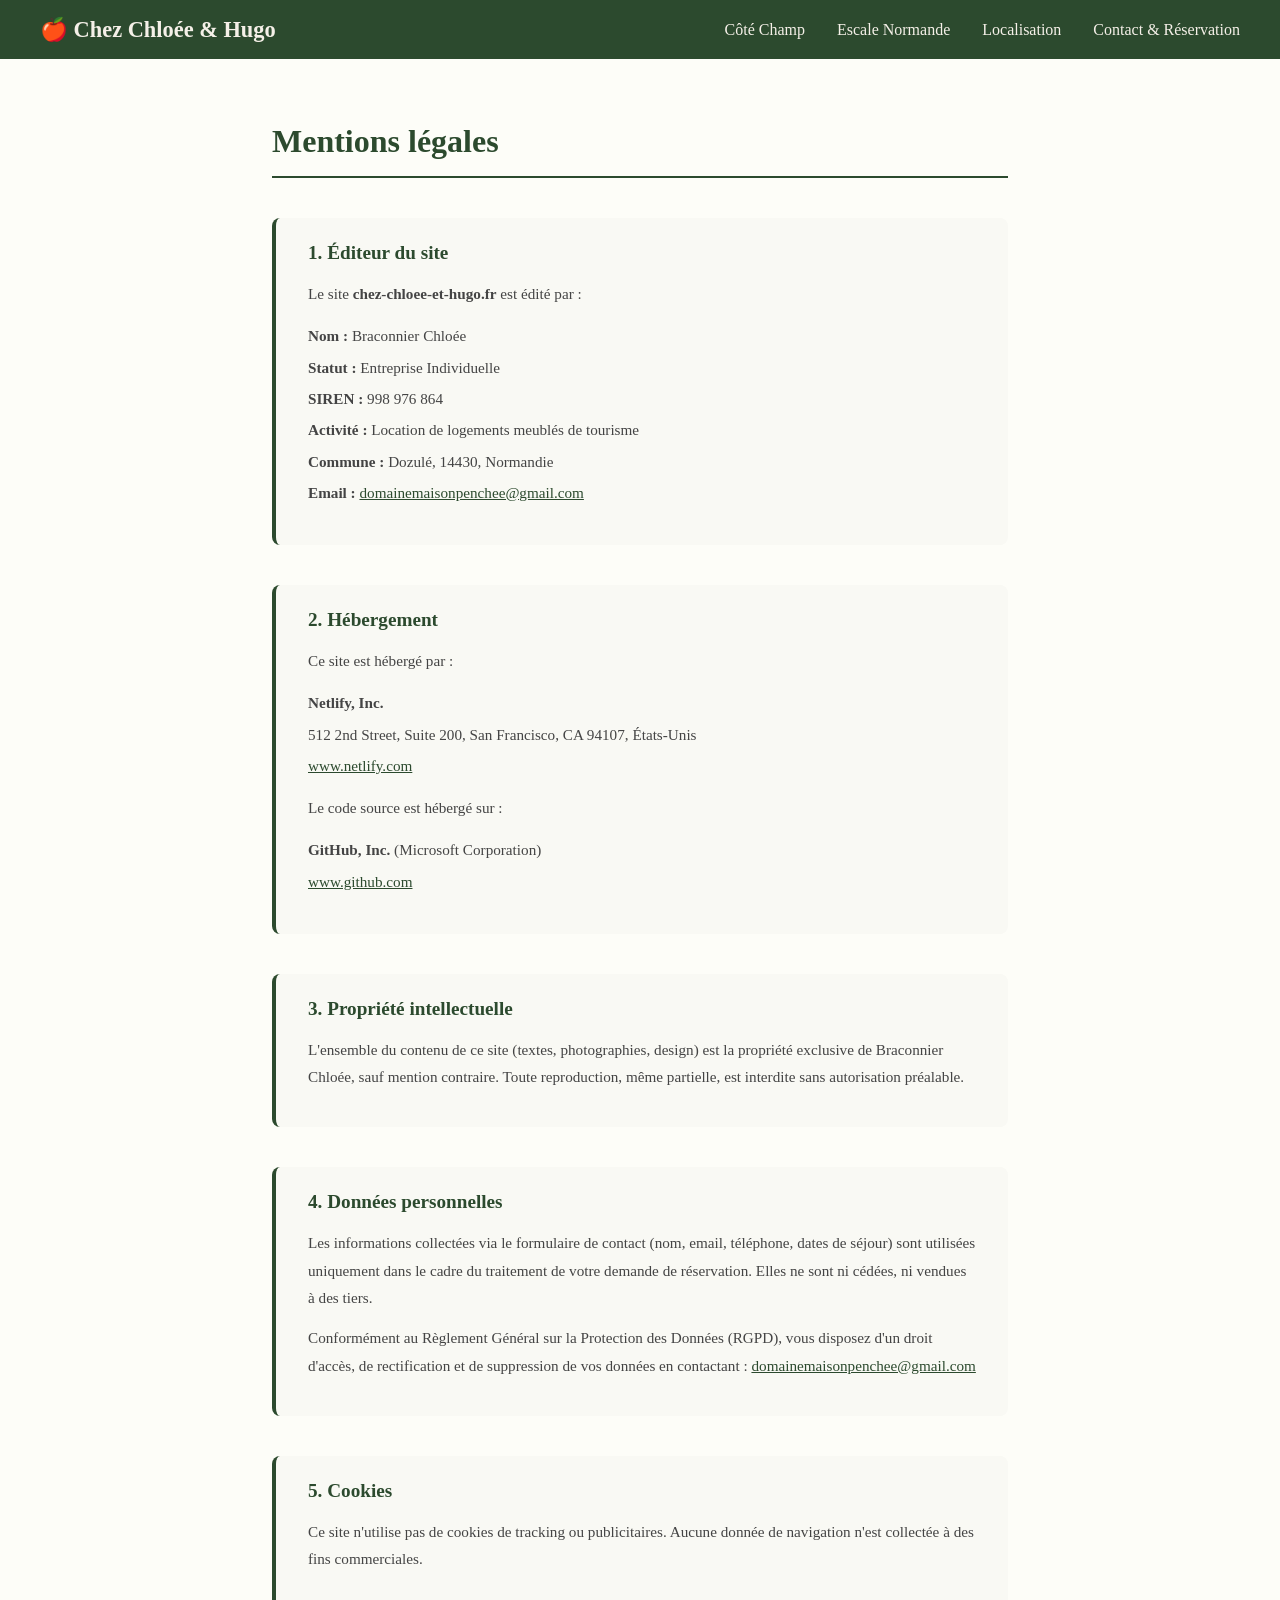
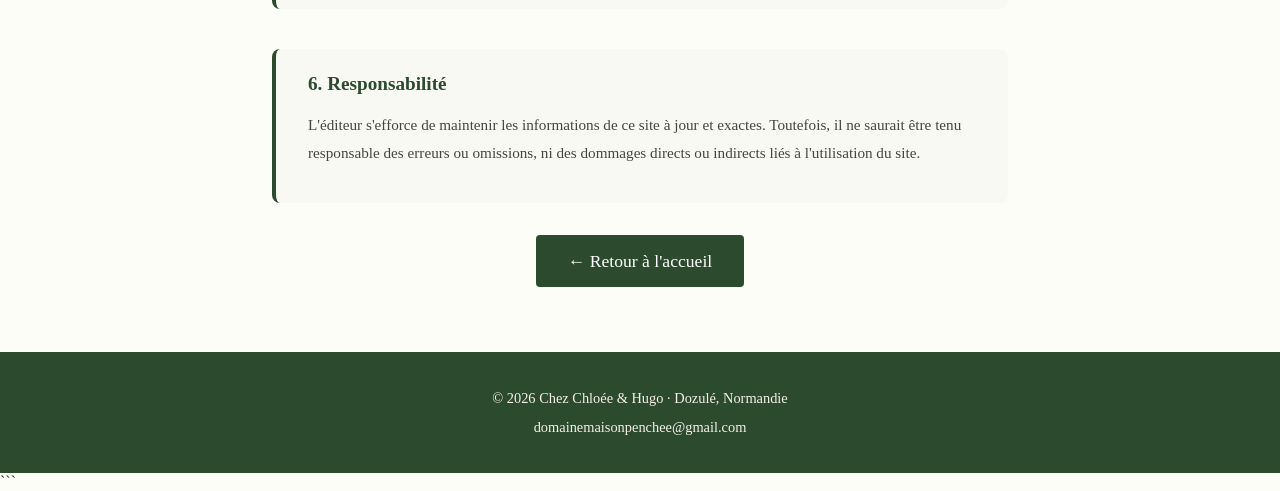
<file: mentions-legales.html>
<!DOCTYPE html>
<html lang="fr">
<head>
    <meta charset="UTF-8">
    <meta name="viewport" content="width=device-width, initial-scale=1.0">
    <title>Mentions légales — Chez Chloée & Hugo</title>
    <link rel="stylesheet" href="css/style.css">
    <link rel="stylesheet" href="css/mentions.css">
</head>
<body>

    <!-- HEADER -->
    <header>
        <nav>
            <div class="logo"><a href="index.html">🍎 Chez Chloée & Hugo</a></div>
            <ul>
                <li><a href="index.html#cote-champ">Côté Champ</a></li>
                <li><a href="index.html#escale-normande">Escale Normande</a></li>
                <li><a href="index.html#localisation">Localisation</a></li>
                <li><a href="index.html#contact">Contact & Réservation</a></li>
            </ul>
        </nav>
    </header>

    <!-- CONTENU -->
    <main class="mentions-contenu">

        <h1>Mentions légales</h1>

        <div class="mentions-section">
            <h2>1. Éditeur du site</h2>
            <p>Le site <strong>chez-chloee-et-hugo.fr</strong> est édité par :</p>
            <ul>
                <li><strong>Nom :</strong> Braconnier Chloée</li>
                <li><strong>Statut :</strong> Entreprise Individuelle</li>
                <li><strong>SIREN :</strong> 998 976 864</li>
                <li><strong>Activité :</strong> Location de logements meublés de tourisme</li>
                <li><strong>Commune :</strong> Dozulé, 14430, Normandie</li>
                <li><strong>Email :</strong> <a href="mailto:domainemaisonpenchee@gmail.com">domainemaisonpenchee@gmail.com</a></li>
            </ul>
        </div>

        <div class="mentions-section">
            <h2>2. Hébergement</h2>
            <p>Ce site est hébergé par :</p>
            <ul>
                <li><strong>Netlify, Inc.</strong></li>
                <li>512 2nd Street, Suite 200, San Francisco, CA 94107, États-Unis</li>
                <li><a href="https://www.netlify.com" target="_blank">www.netlify.com</a></li>
            </ul>
            <p>Le code source est hébergé sur :</p>
            <ul>
                <li><strong>GitHub, Inc.</strong> (Microsoft Corporation)</li>
                <li><a href="https://www.github.com" target="_blank">www.github.com</a></li>
            </ul>
        </div>

        <div class="mentions-section">
            <h2>3. Propriété intellectuelle</h2>
            <p>L'ensemble du contenu de ce site (textes, photographies, design) est la propriété exclusive de Braconnier Chloée, sauf mention contraire. Toute reproduction, même partielle, est interdite sans autorisation préalable.</p>
        </div>

        <div class="mentions-section">
            <h2>4. Données personnelles</h2>
            <p>Les informations collectées via le formulaire de contact (nom, email, téléphone, dates de séjour) sont utilisées uniquement dans le cadre du traitement de votre demande de réservation. Elles ne sont ni cédées, ni vendues à des tiers.</p>
            <p>Conformément au Règlement Général sur la Protection des Données (RGPD), vous disposez d'un droit d'accès, de rectification et de suppression de vos données en contactant : <a href="mailto:domainemaisonpenchee@gmail.com">domainemaisonpenchee@gmail.com</a></p>
        </div>

        <div class="mentions-section">
            <h2>5. Cookies</h2>
            <p>Ce site n'utilise pas de cookies de tracking ou publicitaires. Aucune donnée de navigation n'est collectée à des fins commerciales.</p>
        </div>

        <div class="mentions-section">
            <h2>6. Responsabilité</h2>
            <p>L'éditeur s'efforce de maintenir les informations de ce site à jour et exactes. Toutefois, il ne saurait être tenu responsable des erreurs ou omissions, ni des dommages directs ou indirects liés à l'utilisation du site.</p>
        </div>

        <div class="mentions-cta">
            <a href="index.html" class="bouton">← Retour à l'accueil</a>
        </div>

    </main>

    <!-- FOOTER -->
    <footer>
        <p>© 2026 Chez Chloée & Hugo · Dozulé, Normandie</p>
        <p>domainemaisonpenchee@gmail.com</p>
    </footer>

</body>
</html>
```
</file>
<file: css/style.css>
/* ========================
   BASE & TYPOGRAPHIE
======================== */
* {
    margin: 0;
    padding: 0;
    box-sizing: border-box;
}

body {
    font-family: 'Georgia', serif;
    color: #333;
    background-color: #fdfdf8;
}

h1, h2, h3 {
    font-family: 'Georgia', serif;
    color: #2c4a2e;
}

h2 {
    font-size: 2rem;
    text-align: center;
    margin-bottom: 2rem;
}

a {
    text-decoration: none;
    color: inherit;
}

/* ========================
   NAVIGATION
======================== */
header {
    background-color: #2c4a2e;
    padding: 1rem 2rem;
    position: sticky;
    top: 0;
    z-index: 100;
}

nav {
    display: flex;
    justify-content: space-between;
    align-items: center;
    max-width: 1200px;
    margin: 0 auto;
}

.logo {
    color: #f5f0e8;
    font-size: 1.4rem;
    font-weight: bold;
}

nav ul {
    list-style: none;
    display: flex;
    gap: 2rem;
}

nav ul li a {
    color: #f5f0e8;
    font-size: 1rem;
    transition: color 0.3s;
}

nav ul li a:hover {
    color: #c8e6c9;
}

/* ========================
   HERO
======================== */
#hero {
background: linear-gradient(rgba(0,0,0,0.45), rgba(0,0,0,0.45)),
            url('../images/hero.jpg') center/cover no-repeat;
            
    height: 90vh;
    display: flex;
    align-items: center;
    justify-content: center;
    text-align: center;
    color: white;
}

.hero-contenu h1 {
    font-size: 3rem;
    color: white;
    margin-bottom: 1rem;
    text-shadow: 2px 2px 8px rgba(0,0,0,0.5);
}

.hero-contenu p {
    font-size: 1.4rem;
    margin-bottom: 2rem;
    text-shadow: 1px 1px 4px rgba(0,0,0,0.5);
}

.bouton {
    background-color: #2c4a2e;
    color: white;
    padding: 1rem 2rem;
    border-radius: 4px;
    font-size: 1.1rem;
    transition: background-color 0.3s;
}

.bouton:hover {
    background-color: #4a7c4e;
}

/* ========================
   GROUPES DE GÎTES
======================== */
#cote-champ {
    padding: 5rem 2rem;
    background-color: #fdfdf8;
}

#escale-normande {
    padding: 5rem 2rem;
    background-color: #f0f4f0;
}

.section-inner {
    max-width: 1200px;
    margin: 0 auto;
}

.section-desc {
    text-align: center;
    color: #666;
    font-size: 1.1rem;
    margin-bottom: 2.5rem;
    max-width: 700px;
    margin-left: auto;
    margin-right: auto;
}

/* ========================
   GRILLE GÎTES
======================== */
.grille-gites {
    display: grid;
    grid-template-columns: repeat(auto-fit, minmax(300px, 1fr));
    gap: 2rem;
}

.carte-gite {
    background: white;
    border-radius: 8px;
    overflow: hidden;
    box-shadow: 0 4px 15px rgba(0,0,0,0.1);
    transition: transform 0.3s;
}

.carte-gite:hover {
    transform: translateY(-5px);
}

.carte-contenu {
    padding: 1.5rem;
}

.carte-contenu h3 {
    font-size: 1.3rem;
    margin-bottom: 0.5rem;
}

.carte-contenu p {
    color: #666;
    margin-bottom: 0.5rem;
    font-size: 0.95rem;
}

.bouton-small {
    display: inline-block;
    margin-top: 1rem;
    background-color: #2c4a2e;
    color: white;
    padding: 0.6rem 1.2rem;
    border-radius: 4px;
    font-size: 0.9rem;
    transition: background-color 0.3s;
}

.bouton-small:hover {
    background-color: #4a7c4e;
}

/* ========================
   CARROUSEL
======================== */
.carrousel {
    position: relative;
    width: 100%;
    height: 220px;
    overflow: hidden;
    background-color: #ddd;
}

.carrousel-img {
    position: absolute;
    width: 100%;
    height: 100%;
    object-fit: cover;
    opacity: 0;
    transition: opacity 0.5s ease;
    pointer-events: none;
}

.carrousel-img.active {
    opacity: 1;
    pointer-events: auto;
}

.btn-gauche,
.btn-droite {
    position: absolute;
    top: 50%;
    transform: translateY(-50%);
    background-color: rgba(0,0,0,0.4);
    color: white;
    border: none;
    padding: 0.5rem 0.8rem;
    font-size: 1.2rem;
    cursor: pointer;
    z-index: 10;
    border-radius: 4px;
    transition: background-color 0.3s;
}

.btn-gauche { left: 8px; }
.btn-droite { right: 8px; }

.btn-gauche:hover,
.btn-droite:hover {
    background-color: rgba(0,0,0,0.7);
}

.points {
    position: absolute;
    bottom: 8px;
    width: 100%;
    display: flex;
    justify-content: center;
    gap: 6px;
    z-index: 10;
}

.point {
    width: 8px;
    height: 8px;
    border-radius: 50%;
    background-color: rgba(255,255,255,0.5);
    cursor: pointer;
    transition: background-color 0.3s;
}

.point.active {
    background-color: white;
}

/* ========================
   LOCALISATION
======================== */
#localisation {
    background-color: #f0f4f0;
    padding: 5rem 2rem;
    text-align: center;
}

#localisation p {
    max-width: 700px;
    margin: 0 auto;
    font-size: 1.1rem;
    color: #555;
}

/* ========================
   CONTACT
======================== */
#contact {background-color: #f0f4f0;
    padding: 5rem 2rem;
    max-width: 700px;
    margin: 0 auto;
}

#contact p {
    text-align: center;
    margin-bottom: 2rem;
    color: #555;
}

#formulaire {
    display: flex;
    flex-direction: column;
    gap: 1rem;
}

#formulaire input,
#formulaire select,
#formulaire textarea {
    padding: 0.9rem 1rem;
    border: 1px solid #ccc;
    border-radius: 4px;
    font-size: 1rem;
    font-family: 'Georgia', serif;
    background-color: #fdfdf8;
}

#formulaire textarea {
    height: 150px;
    resize: vertical;
}

#formulaire button {
    background-color: #2c4a2e;
    color: white;
    padding: 1rem;
    border: none;
    border-radius: 4px;
    font-size: 1.1rem;
    cursor: pointer;
    transition: background-color 0.3s;
}

#formulaire button:hover {
    background-color: #4a7c4e;
}

/* ========================
   FOOTER
======================== */
footer {
    background-color: #2c4a2e;
    color: #f5f0e8;
    text-align: center;
    padding: 2rem;
    font-size: 0.9rem;
    line-height: 2;
}

/* ========================
   RESPONSIVE MOBILE
======================== */
@media (max-width: 768px) {
    .hero-contenu h1 {
        font-size: 2rem;
    }

    nav ul {
        display: none;
    }

    .grille-gites {
        grid-template-columns: 1fr;
    }
}
/* ========================
   LIGHTBOX
======================== */
#lightbox {
    display: none;
    position: fixed;
    top: 0; left: 0;
    width: 100%; height: 100%;
    background-color: rgba(0,0,0,0.92);
    z-index: 1000;
    justify-content: center;
    align-items: center;
}

#lightbox.active {
    display: flex;
}

#lightbox-img {
    max-width: 90%;
    max-height: 85vh;
    object-fit: contain;
    border-radius: 4px;
    box-shadow: 0 0 40px rgba(0,0,0,0.8);
}

#lightbox-fermer {
    position: absolute;
    top: 1rem; right: 1.5rem;
    background: none;
    border: none;
    color: white;
    font-size: 2rem;
    cursor: pointer;
    transition: color 0.3s;
}

#lightbox-fermer:hover {
    color: #ccc;
}

#lightbox-gauche,
#lightbox-droite {
    position: absolute;
    top: 50%;
    transform: translateY(-50%);
    background-color: rgba(255,255,255,0.15);
    border: none;
    color: white;
    font-size: 2rem;
    padding: 1rem;
    cursor: pointer;
    border-radius: 4px;
    transition: background-color 0.3s;
}

#lightbox-gauche { left: 1.5rem; }
#lightbox-droite { right: 1.5rem; }

#lightbox-gauche:hover,
#lightbox-droite:hover {
    background-color: rgba(255,255,255,0.3);
}

/* ========================
   QUI SOMMES-NOUS
======================== */
#qui-sommes-nous {
    padding: 5rem 2rem;
    background-color: #f0f4f0;
}

.qui-inner {
    max-width: 900px;
    margin: 0 auto;
    display: flex;
    align-items: center;
    gap: 3rem;
}

.qui-photo img {
    width: 220px;
    height: 220px;
    border-radius: 50%;
    object-fit: cover;
    object-position: top;
    box-shadow: 0 6px 20px rgba(0,0,0,0.15);
    flex-shrink: 0;
}

.qui-texte h2 {
    text-align: left;
    margin-bottom: 1.2rem;
}

.qui-texte p {
    color: #555;
    font-size: 1.05rem;
    line-height: 1.8;
    margin-bottom: 1rem;
}

@media (max-width: 768px) {
    .qui-inner {
        flex-direction: column;
        text-align: center;
    }

    .qui-texte h2 {
        text-align: center;
    }
}
/* ========================
   DISTANCES
======================== */
#localisation {
    padding: 5rem 2rem;
    background-color: #fdfdf8;
    text-align: center;
}

#localisation .section-desc {
    max-width: 700px;
    margin: 0 auto 3rem;
    font-size: 1.05rem;
    color: #555;
}

.distances-grid {
    display: grid;
    grid-template-columns: repeat(3, 1fr);
    gap: 16px;
    max-width: 900px;
    margin: 0 auto;
}

.distance-card {
    background: white;
    border-radius: 12px;
    padding: 20px 14px;
    text-align: center;
    box-shadow: 0 3px 12px rgba(0,0,0,0.08);
    border-top: 3px solid #2c4a2e;
    transition: transform 0.3s;
}

.distance-card:hover {
    transform: translateY(-4px);
}

.distance-emoji {
    font-size: 2rem;
    margin-bottom: 8px;
}

.distance-ville {
    font-size: 0.95rem;
    font-weight: bold;
    color: #2c4a2e;
    margin-bottom: 4px;
}

.distance-km {
    font-size: 0.85rem;
    color: #888;
    margin-bottom: 4px;
}

.distance-temps {
    font-size: 0.9rem;
    color: #4a7c4e;
    font-weight: bold;
}

@media (max-width: 768px) {
    .distances-grid {
        grid-template-columns: repeat(2, 1fr);
    }
}
.form-label {
    font-size: 0.9rem;
    color: #555;
    margin-bottom: -0.5rem;
    font-family: 'Georgia', serif;
}
</file>
<file: css/mentions.css>
/* ========================
   MENTIONS LÉGALES
======================== */
.mentions-contenu {
    max-width: 800px;
    margin: 0 auto;
    padding: 4rem 2rem 5rem;
}

.mentions-contenu h1 {
    font-size: 2rem;
    color: #2c4a2e;
    margin-bottom: 2.5rem;
    padding-bottom: 1rem;
    border-bottom: 2px solid #2c4a2e;
}

.mentions-section {
    margin-bottom: 2.5rem;
    padding: 1.5rem 2rem;
    background-color: #f9f9f4;
    border-radius: 8px;
    border-left: 4px solid #2c4a2e;
}

.mentions-section h2 {
    font-size: 1.2rem;
    text-align: left;
    margin-bottom: 1rem;
    color: #2c4a2e;
}

.mentions-section p {
    color: #444;
    line-height: 1.8;
    margin-bottom: 0.8rem;
    font-size: 0.95rem;
}

.mentions-section ul {
    list-style: none;
    margin: 0.5rem 0 0.8rem 0;
}

.mentions-section ul li {
    color: #444;
    font-size: 0.95rem;
    line-height: 1.8;
    padding: 2px 0;
}

.mentions-section a {
    color: #2c4a2e;
    text-decoration: underline;
}

.mentions-cta {
    text-align: center;
    margin-top: 3rem;
}

@media (max-width: 768px) {
    .mentions-contenu {
        padding: 2rem 1rem 3rem;
    }
}
</file>
